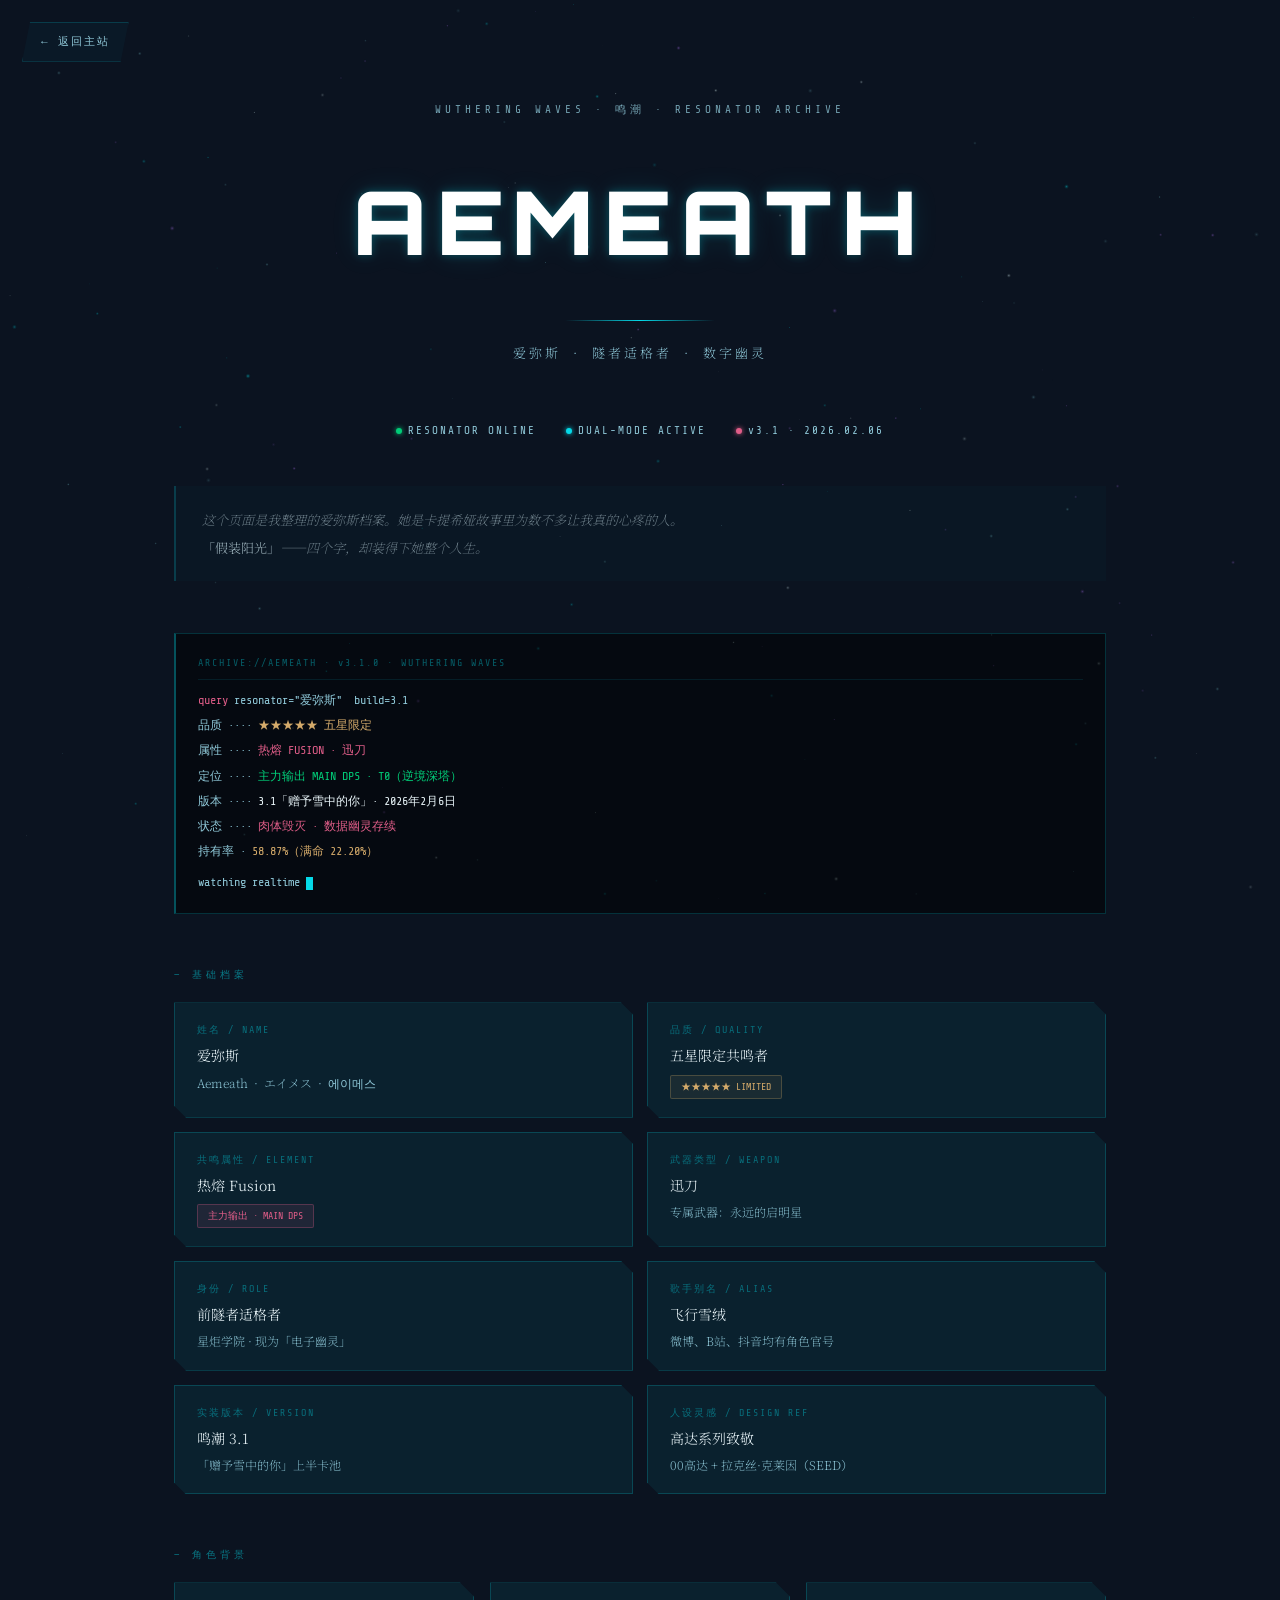
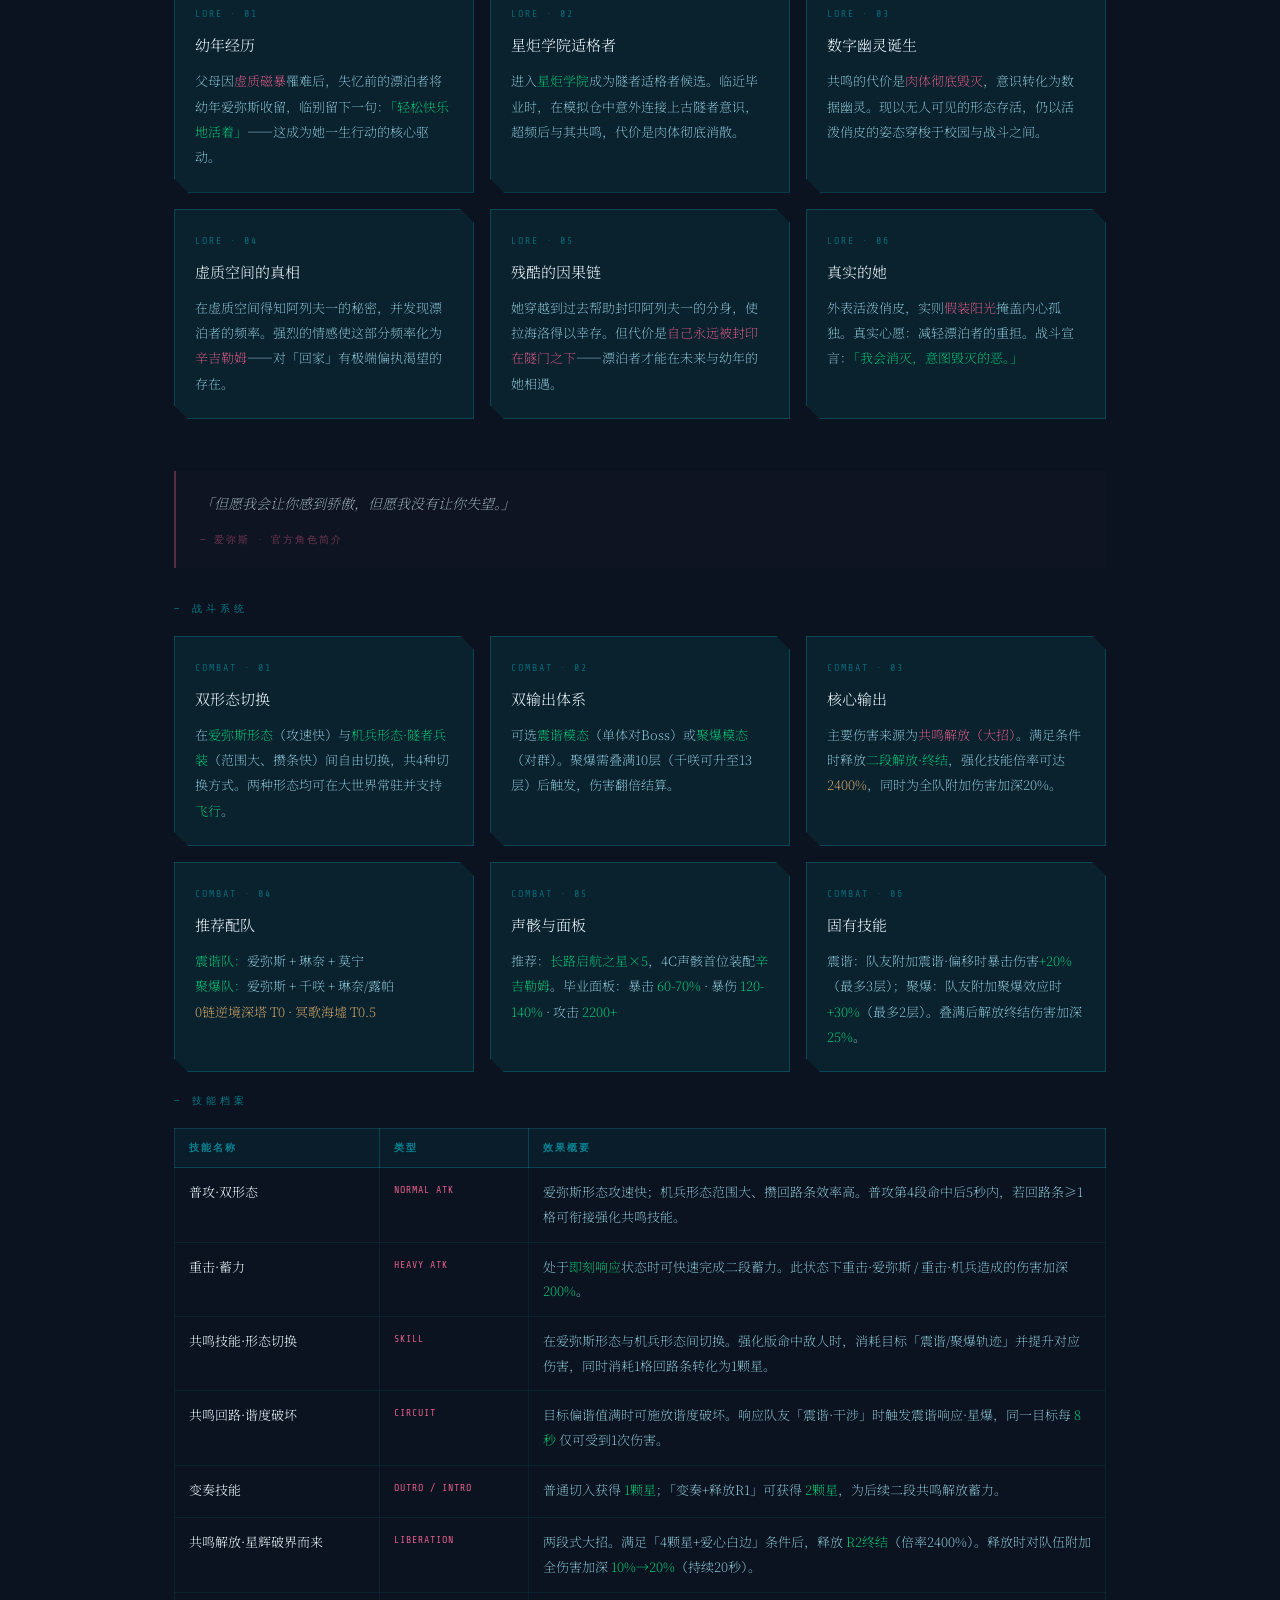
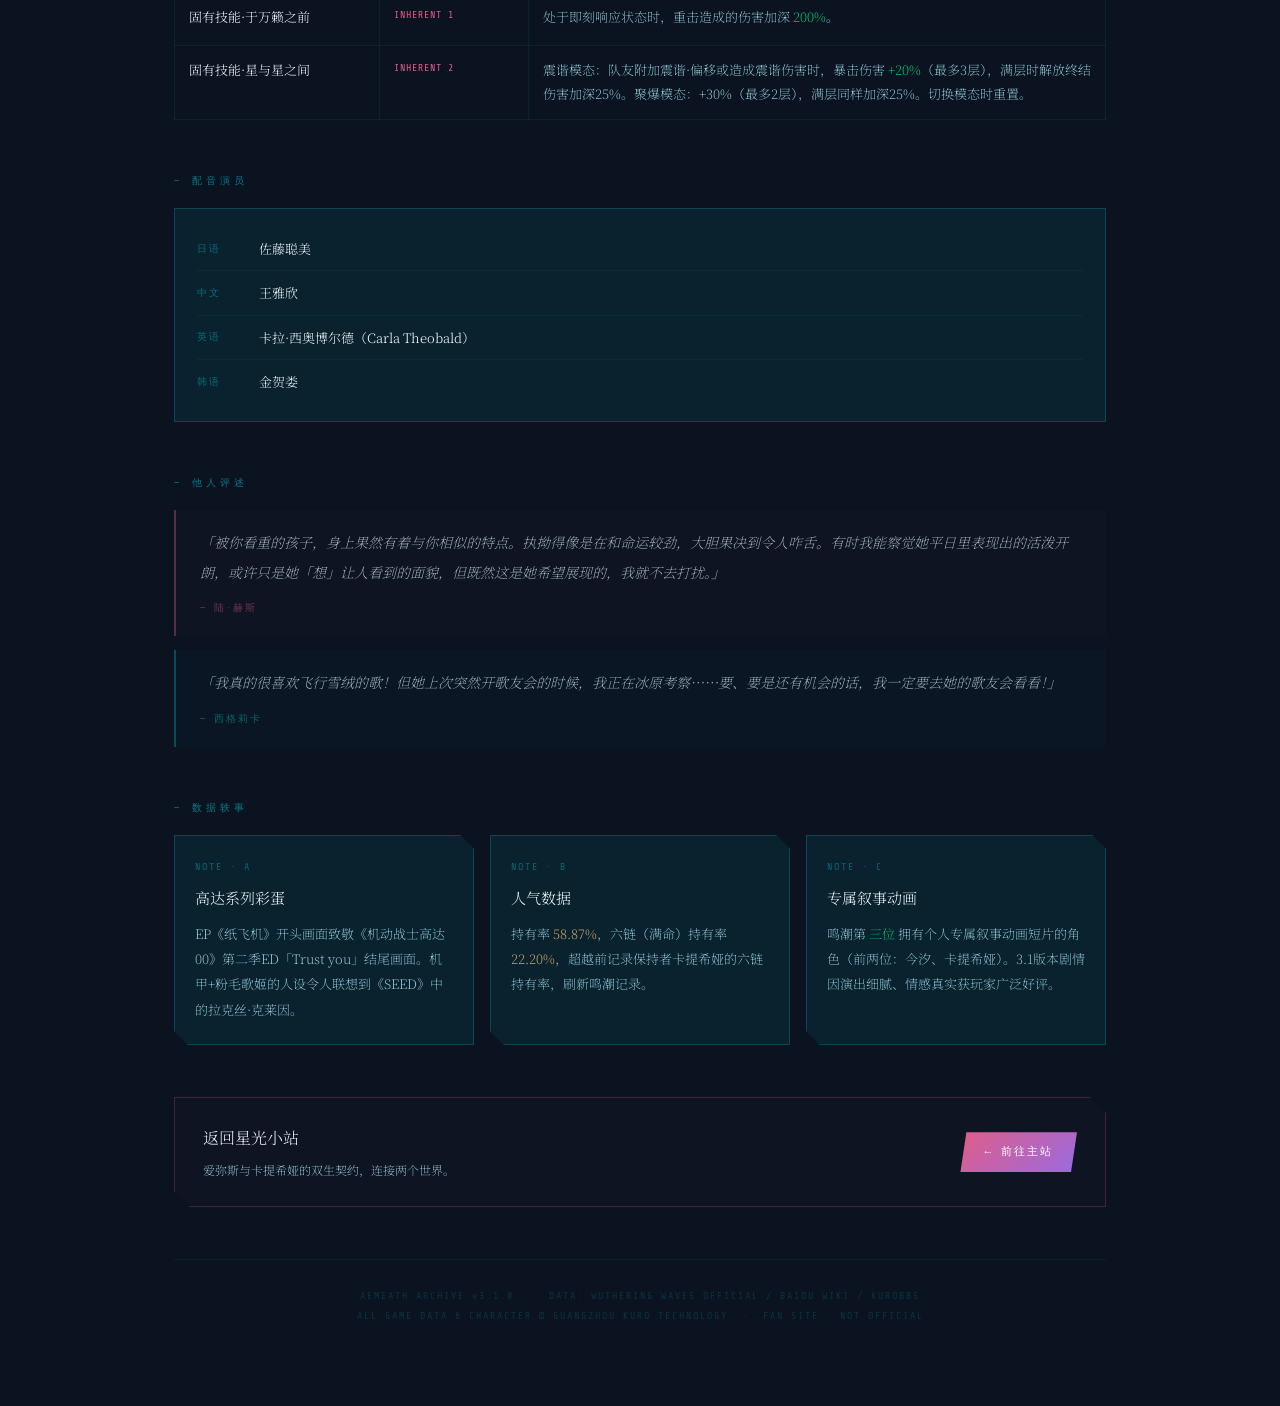
<file: aemeath.html>
<!DOCTYPE html>
<html lang="zh-CN">
<head>
<meta charset="UTF-8">
<meta name="viewport" content="width=device-width, initial-scale=1.0">
<title>AEMEATH | 爱弥斯档案</title>
<link href="https://fonts.googleapis.com/css2?family=Orbitron:wght@400;700;900&family=Noto+Serif+SC:wght@200;300;400&family=Share+Tech+Mono&display=swap" rel="stylesheet">
<style>
*,*::before,*::after{box-sizing:border-box;margin:0;padding:0}
html,body{width:100%;min-height:100vh;overflow-x:hidden}
:root{
  --c:#05d9e8;--pk:#e05d88;--pu:#9a6be0;--gold:#d4aa6a;
  --bg:#0b1320;--panel:rgba(5,217,232,.07);--bdr:rgba(5,217,232,.2);
  --star:#ddeef6;--dim:#8fc8d8
}
body{background:var(--bg);color:var(--star);font-family:'Noto Serif SC',serif;font-size:15px;line-height:1.8}
canvas#ae{position:fixed;inset:0;z-index:0;pointer-events:none}

.back{position:fixed;top:22px;left:22px;z-index:100;font-family:'Share Tech Mono',monospace;font-size:11px;letter-spacing:2px;text-decoration:none;color:var(--dim);border:1px solid rgba(5,217,232,.18);padding:9px 18px;clip-path:polygon(8px 0%,100% 0%,calc(100% - 8px) 100%,0% 100%);background:rgba(5,217,232,.03);transition:all .25s}
.back:hover{background:rgba(5,217,232,.1);color:var(--c)}

.wrap{position:relative;z-index:2;max-width:980px;margin:0 auto;padding:100px 24px 80px}

/* ── HERO ── */
.hero{text-align:center;margin-bottom:56px}
.hero-eye{font-family:'Share Tech Mono',monospace;font-size:11px;letter-spacing:4px;color:var(--dim);text-transform:uppercase;margin-bottom:22px;opacity:.8}
.hero-title{font-family:'Orbitron',monospace;font-size:clamp(48px,10vw,88px);font-weight:900;letter-spacing:10px;color:#fff;text-shadow:0 0 10px rgba(5,217,232,.3),0 0 28px rgba(5,217,232,.12);position:relative;display:inline-block}
.hero-title::before{content:attr(data-t);position:absolute;top:0;left:0;right:0;overflow:hidden;pointer-events:none;color:var(--pk);clip-path:polygon(0 0,100% 0,100% 38%,0 38%);animation:g1 7s infinite;opacity:0}
@keyframes g1{0%,82%,100%{transform:translate(0);opacity:0}84%{transform:translate(-3px,-1px);opacity:.65}87%{transform:translate(2px);opacity:.65}90%{opacity:0}}
.hero-line{width:150px;height:1px;background:linear-gradient(90deg,transparent,var(--c),transparent);margin:20px auto}
.hero-sub{font-family:'Noto Serif SC',serif;font-size:13px;letter-spacing:3px;color:var(--dim);font-weight:200}

/* ── 个人注记 ── */
.fan-note{margin-bottom:52px;padding:20px 26px;border-left:2px solid rgba(5,217,232,.2);background:rgba(5,217,232,.02);font-size:13px;color:rgba(205,232,240,.5);font-style:italic;line-height:2.1;font-weight:200}
.fan-note strong{font-style:normal;color:rgba(205,232,240,.72);font-weight:300}

/* ── STATUS ── */
.status{display:flex;justify-content:center;gap:30px;flex-wrap:wrap;margin-bottom:46px;font-family:'Share Tech Mono',monospace;font-size:11px;letter-spacing:2px;color:var(--dim)}
.dot{display:inline-block;width:6px;height:6px;border-radius:50%;margin-right:6px;animation:pulse 2.2s ease-in-out infinite}
.dg{background:#00cc77;box-shadow:0 0 5px #00cc77}
.dc{background:var(--c);box-shadow:0 0 5px var(--c);animation-delay:.5s}
.dp{background:var(--pk);box-shadow:0 0 5px var(--pk);animation-delay:1s}
@keyframes pulse{0%,100%{opacity:1;transform:scale(1)}50%{opacity:.3;transform:scale(.6)}}

/* ── TERMINAL ── */
.term{background:rgba(0,0,0,.48);border:1px solid var(--bdr);border-left:2px solid rgba(5,217,232,.35);padding:18px 22px;font-family:'Share Tech Mono',monospace;font-size:12px;line-height:2.1;margin-bottom:52px}
.term-hd{font-size:10px;letter-spacing:2px;color:rgba(5,217,232,.4);margin-bottom:8px;border-bottom:1px solid rgba(5,217,232,.1);padding-bottom:6px}
.tp{color:var(--pk)}.tg{color:#00cc77}.td{color:var(--dim)}.tgold{color:var(--gold)}
.cur{display:inline-block;width:7px;height:13px;background:var(--c);vertical-align:middle;animation:blink 1s step-end infinite}
@keyframes blink{0%,100%{opacity:1}50%{opacity:0}}

/* ── SECTION TITLE ── */
.sec-title{font-family:'Share Tech Mono',monospace;font-size:10px;letter-spacing:4px;color:rgba(5,217,232,.5);text-transform:uppercase;margin-bottom:18px}
.sec-title::before{content:'— '}

/* ── ID CARD ── */
.id-card{display:grid;grid-template-columns:1fr 1fr;gap:14px;margin-bottom:52px}
@media(max-width:580px){.id-card{grid-template-columns:1fr}}
.id-block{background:var(--panel);border:1px solid var(--bdr);padding:18px 22px;clip-path:polygon(0 0,calc(100% - 12px) 0,100% 12px,100% 100%,12px 100%,0 calc(100% - 12px))}
.id-label{font-family:'Share Tech Mono',monospace;font-size:10px;letter-spacing:2px;color:rgba(5,217,232,.42);margin-bottom:4px;text-transform:uppercase}
.id-value{font-size:14px;color:#e8f4f8;font-weight:300;font-family:'Noto Serif SC',serif}
.id-sub{font-size:12px;color:var(--dim);margin-top:3px;font-family:'Noto Serif SC',serif;font-weight:200}
.badge{display:inline-block;padding:2px 10px;font-family:'Share Tech Mono',monospace;font-size:10px;border-radius:2px;margin-top:6px}
.badge-hot{background:rgba(224,93,136,.1);border:1px solid rgba(224,93,136,.28);color:var(--pk)}
.badge-star{background:rgba(212,170,106,.08);border:1px solid rgba(212,170,106,.25);color:var(--gold)}
.badge-green{background:rgba(0,204,119,.07);border:1px solid rgba(0,204,119,.22);color:#00cc77}

/* ── PANELS GRID ── */
.grid{display:grid;grid-template-columns:repeat(auto-fit,minmax(260px,1fr));gap:16px;margin-bottom:52px}
.panel{background:var(--panel);border:1px solid var(--bdr);padding:22px 20px;position:relative;transition:border-color .3s,box-shadow .3s,transform .3s;clip-path:polygon(0 0,calc(100% - 14px) 0,100% 14px,100% 100%,14px 100%,0 calc(100% - 14px))}
.panel:hover{border-color:rgba(5,217,232,.3);box-shadow:0 0 20px rgba(5,217,232,.08);transform:translateY(-4px)}
.pno{font-family:'Share Tech Mono',monospace;font-size:10px;letter-spacing:2px;color:rgba(5,217,232,.38);margin-bottom:8px}
.pname{font-family:'Noto Serif SC',serif;font-size:15px;font-weight:300;color:#e8f4f8;margin-bottom:10px}
.pdesc{font-size:13px;color:var(--dim);line-height:1.95;font-family:'Noto Serif SC',serif;font-weight:200}
.pval{color:#00cc77}.ppink{color:var(--pk)}.pgold{color:var(--gold)}

/* ── SKILL TABLE ── */
.skill-table{width:100%;border-collapse:collapse;margin-bottom:52px;font-size:13px}
.skill-table th{background:rgba(5,217,232,.05);border:1px solid var(--bdr);padding:10px 14px;font-family:'Share Tech Mono',monospace;font-size:10px;letter-spacing:2px;color:rgba(5,217,232,.55);text-align:left;text-transform:uppercase}
.skill-table td{border:1px solid rgba(5,217,232,.07);padding:12px 14px;color:var(--dim);vertical-align:top;line-height:1.9;font-family:'Noto Serif SC',serif;font-weight:200}
.skill-table tr:hover td{background:rgba(5,217,232,.02)}
.skill-name{color:#e8f4f8;font-weight:300;font-size:13px;margin-bottom:3px;font-family:'Noto Serif SC',serif}
.skill-type{font-family:'Share Tech Mono',monospace;font-size:10px;color:var(--pk);letter-spacing:1px}

/* ── QUOTE ── */
.quote-box{border-left:2px solid rgba(224,93,136,.35);padding:18px 24px;background:rgba(224,93,136,.02);margin-bottom:32px;color:rgba(205,232,240,.75);font-size:14px;line-height:2.1;font-family:'Noto Serif SC',serif;font-weight:200;font-style:italic}
.quote-box .q-attr{margin-top:10px;font-style:normal;font-family:'Share Tech Mono',monospace;font-size:10px;letter-spacing:2px;color:rgba(224,93,136,.45)}
.quote-box.cyan{border-left-color:rgba(5,217,232,.28);background:rgba(5,217,232,.015)}
.quote-box.cyan .q-attr{color:rgba(5,217,232,.4)}

/* ── CV ── */
.cv-box{background:var(--panel);border:1px solid var(--bdr);padding:18px 22px;margin-bottom:52px}
.cv-row{display:flex;gap:14px;align-items:center;padding:10px 0;border-bottom:1px solid rgba(5,217,232,.06);font-size:13px}
.cv-row:last-child{border:none}
.cv-lang{font-family:'Share Tech Mono',monospace;font-size:10px;letter-spacing:2px;color:rgba(5,217,232,.42);width:48px;flex-shrink:0}
.cv-actor{color:#e8f4f8;font-family:'Noto Serif SC',serif;font-weight:300}

/* ── LINK BLOCK ── */
.lnk{border:1px solid rgba(224,93,136,.22);background:rgba(224,93,136,.02);padding:26px 28px;display:flex;align-items:center;justify-content:space-between;gap:20px;flex-wrap:wrap;margin-bottom:52px;clip-path:polygon(0 0,calc(100% - 16px) 0,100% 16px,100% 100%,16px 100%,0 calc(100% - 16px))}
.lnk h3{font-family:'Noto Serif SC',serif;font-size:16px;font-weight:300;color:#e8f4f8;margin-bottom:6px}
.lnk p{font-size:12px;color:var(--dim);font-family:'Noto Serif SC',serif;font-weight:200}
.lnk-btn{display:inline-block;padding:10px 24px;background:linear-gradient(135deg,var(--pk),var(--pu));color:#fff;font-family:'Share Tech Mono',monospace;font-size:11px;letter-spacing:2px;text-decoration:none;text-transform:uppercase;clip-path:polygon(6px 0%,100% 0%,calc(100% - 6px) 100%,0% 100%);transition:opacity .25s;white-space:nowrap}
.lnk-btn:hover{opacity:.8}

/* ── FOOTER ── */
.footer{text-align:center;font-family:'Share Tech Mono',monospace;font-size:10px;letter-spacing:2px;color:rgba(5,217,232,.16);border-top:1px solid rgba(5,217,232,.07);padding-top:26px;line-height:2}

@media(max-width:600px){.back{font-size:10px;padding:7px 13px}.status{gap:12px}.lnk{flex-direction:column}.skill-table{font-size:11px}}
</style>
</head>
<body>
<canvas id="ae"></canvas>
<a href="index.html" class="back">← 返回主站</a>

<div class="wrap">

  <!-- HERO -->
  <div class="hero">
    <p class="hero-eye">Wuthering Waves · 鸣潮 · Resonator Archive</p>
    <h1 class="hero-title" data-t="AEMEATH">AEMEATH</h1>
    <div class="hero-line"></div>
    <p class="hero-sub">爱弥斯 &nbsp;·&nbsp; 隧者适格者 &nbsp;·&nbsp; 数字幽灵</p>
  </div>

  <!-- STATUS -->
  <div class="status">
    <span><span class="dot dg"></span>RESONATOR ONLINE</span>
    <span><span class="dot dc"></span>DUAL-MODE ACTIVE</span>
    <span><span class="dot dp"></span>v3.1 · 2026.02.06</span>
  </div>

  <!-- FAN NOTE -->
  <div class="fan-note">
    这个页面是我整理的爱弥斯档案。她是卡提希娅故事里为数不多让我真的心疼的人。<br>
    <strong>「假装阳光」</strong>——四个字，却装得下她整个人生。
  </div>

  <!-- TERMINAL -->
  <div class="term">
    <div class="term-hd">ARCHIVE://AEMEATH · v3.1.0 · WUTHERING WAVES</div>
    <div><span class="tp">query </span><span class="td">resonator="爱弥斯" &nbsp;build=3.1</span></div>
    <div><span class="td">品质 ···· </span><span class="tgold">★★★★★ 五星限定</span></div>
    <div><span class="td">属性 ···· </span><span class="tp">热熔 FUSION · 迅刀</span></div>
    <div><span class="td">定位 ···· </span><span class="tg">主力输出 MAIN DPS · T0（逆境深塔）</span></div>
    <div><span class="td">版本 ···· </span><span style="color:#e8f4f8">3.1「赠予雪中的你」· 2026年2月6日</span></div>
    <div><span class="td">状态 ···· </span><span class="tp">肉体毁灭 · 数据幽灵存续</span></div>
    <div><span class="td">持有率 · </span><span class="tgold">58.87%（满命 22.20%）</span></div>
    <div style="margin-top:6px"><span class="td">watching realtime </span><span class="cur"></span></div>
  </div>

  <!-- IDENTITY -->
  <p class="sec-title">基础档案</p>
  <div class="id-card">
    <div class="id-block">
      <div class="id-label">姓名 / NAME</div>
      <div class="id-value">爱弥斯</div>
      <div class="id-sub">Aemeath &nbsp;·&nbsp; エイメス &nbsp;·&nbsp; 에이메스</div>
    </div>
    <div class="id-block">
      <div class="id-label">品质 / QUALITY</div>
      <div class="id-value">五星限定共鸣者</div>
      <div><span class="badge badge-star">★★★★★ LIMITED</span></div>
    </div>
    <div class="id-block">
      <div class="id-label">共鸣属性 / ELEMENT</div>
      <div class="id-value">热熔 Fusion</div>
      <div><span class="badge badge-hot">主力输出 · MAIN DPS</span></div>
    </div>
    <div class="id-block">
      <div class="id-label">武器类型 / WEAPON</div>
      <div class="id-value">迅刀</div>
      <div class="id-sub">专属武器：永远的启明星</div>
    </div>
    <div class="id-block">
      <div class="id-label">身份 / ROLE</div>
      <div class="id-value">前隧者适格者</div>
      <div class="id-sub">星炬学院 · 现为「电子幽灵」</div>
    </div>
    <div class="id-block">
      <div class="id-label">歌手别名 / ALIAS</div>
      <div class="id-value">飞行雪绒</div>
      <div class="id-sub">微博、B站、抖音均有角色官号</div>
    </div>
    <div class="id-block">
      <div class="id-label">实装版本 / VERSION</div>
      <div class="id-value">鸣潮 3.1</div>
      <div class="id-sub">「赠予雪中的你」上半卡池</div>
    </div>
    <div class="id-block">
      <div class="id-label">人设灵感 / DESIGN REF</div>
      <div class="id-value">高达系列致敬</div>
      <div class="id-sub">00高达 + 拉克丝·克莱因（SEED）</div>
    </div>
  </div>

  <!-- LORE -->
  <p class="sec-title">角色背景</p>
  <div class="grid">
    <div class="panel">
      <div class="pno">LORE · 01</div>
      <div class="pname">幼年经历</div>
      <div class="pdesc">父母因<span class="ppink">虚质磁暴</span>罹难后，失忆前的漂泊者将幼年爱弥斯收留，临别留下一句：<span class="pval">「轻松快乐地活着」</span>——这成为她一生行动的核心驱动。</div>
    </div>
    <div class="panel">
      <div class="pno">LORE · 02</div>
      <div class="pname">星炬学院适格者</div>
      <div class="pdesc">进入<span class="pval">星炬学院</span>成为隧者适格者候选。临近毕业时，在模拟仓中意外连接上古隧者意识，超频后与其共鸣，代价是肉体彻底消散。</div>
    </div>
    <div class="panel">
      <div class="pno">LORE · 03</div>
      <div class="pname">数字幽灵诞生</div>
      <div class="pdesc">共鸣的代价是<span class="ppink">肉体彻底毁灭</span>，意识转化为数据幽灵。现以无人可见的形态存活，仍以活泼俏皮的姿态穿梭于校园与战斗之间。</div>
    </div>
    <div class="panel">
      <div class="pno">LORE · 04</div>
      <div class="pname">虚质空间的真相</div>
      <div class="pdesc">在虚质空间得知阿列夫一的秘密，并发现漂泊者的频率。强烈的情感使这部分频率化为<span class="ppink">辛吉勒姆</span>——对「回家」有极端偏执渴望的存在。</div>
    </div>
    <div class="panel">
      <div class="pno">LORE · 05</div>
      <div class="pname">残酷的因果链</div>
      <div class="pdesc">她穿越到过去帮助封印阿列夫一的分身，使拉海洛得以幸存。但代价是<span class="ppink">自己永远被封印在隧门之下</span>——漂泊者才能在未来与幼年的她相遇。</div>
    </div>
    <div class="panel">
      <div class="pno">LORE · 06</div>
      <div class="pname">真实的她</div>
      <div class="pdesc">外表活泼俏皮，实则<span class="ppink">假装阳光</span>掩盖内心孤独。真实心愿：减轻漂泊者的重担。战斗宣言：<span class="pval">「我会消灭，意图毁灭的恶。」</span></div>
    </div>
  </div>

  <!-- OFFICIAL QUOTE -->
  <div class="quote-box">
    「但愿我会让你感到骄傲，但愿我没有让你失望。」
    <div class="q-attr">— 爱弥斯 · 官方角色简介</div>
  </div>

  <!-- COMBAT -->
  <p class="sec-title">战斗系统</p>
  <div class="grid" style="margin-bottom:20px">
    <div class="panel">
      <div class="pno">COMBAT · 01</div>
      <div class="pname">双形态切换</div>
      <div class="pdesc">在<span class="pval">爱弥斯形态</span>（攻速快）与<span class="pval">机兵形态·隧者兵装</span>（范围大、攒条快）间自由切换，共4种切换方式。两种形态均可在大世界常驻并支持<span class="pval">飞行</span>。</div>
    </div>
    <div class="panel">
      <div class="pno">COMBAT · 02</div>
      <div class="pname">双输出体系</div>
      <div class="pdesc">可选<span class="pval">震谐模态</span>（单体对Boss）或<span class="pval">聚爆模态</span>（对群）。聚爆需叠满10层（千咲可升至13层）后触发，伤害翻倍结算。</div>
    </div>
    <div class="panel">
      <div class="pno">COMBAT · 03</div>
      <div class="pname">核心输出</div>
      <div class="pdesc">主要伤害来源为<span class="ppink">共鸣解放（大招）</span>。满足条件时释放<span class="pval">二段解放·终结</span>，强化技能倍率可达 <span class="pgold">2400%</span>，同时为全队附加伤害加深20%。</div>
    </div>
    <div class="panel">
      <div class="pno">COMBAT · 04</div>
      <div class="pname">推荐配队</div>
      <div class="pdesc"><span class="pval">震谐队：</span>爱弥斯 + 琳奈 + 莫宁<br><span class="pval">聚爆队：</span>爱弥斯 + 千咲 + 琳奈/露帕<br><span class="pgold">0链逆境深塔 T0 · 冥歌海墟 T0.5</span></div>
    </div>
    <div class="panel">
      <div class="pno">COMBAT · 05</div>
      <div class="pname">声骸与面板</div>
      <div class="pdesc">推荐：<span class="pval">长路启航之星×5</span>，4C声骸首位装配<span class="pval">辛吉勒姆</span>。毕业面板：暴击 <span class="pval">60-70%</span> · 暴伤 <span class="pval">120-140%</span> · 攻击 <span class="pval">2200+</span></div>
    </div>
    <div class="panel">
      <div class="pno">COMBAT · 06</div>
      <div class="pname">固有技能</div>
      <div class="pdesc">震谐：队友附加震谐·偏移时暴击伤害<span class="pval">+20%</span>（最多3层）；聚爆：队友附加聚爆效应时<span class="pval">+30%</span>（最多2层）。叠满后解放终结伤害加深<span class="pval">25%</span>。</div>
    </div>
  </div>

  <!-- SKILL TABLE -->
  <p class="sec-title">技能档案</p>
  <table class="skill-table">
    <thead>
      <tr>
        <th style="width:22%">技能名称</th>
        <th style="width:16%">类型</th>
        <th>效果概要</th>
      </tr>
    </thead>
    <tbody>
      <tr>
        <td><div class="skill-name">普攻·双形态</div></td>
        <td><div class="skill-type">NORMAL ATK</div></td>
        <td>爱弥斯形态攻速快；机兵形态范围大、攒回路条效率高。普攻第4段命中后5秒内，若回路条≥1格可衔接强化共鸣技能。</td>
      </tr>
      <tr>
        <td><div class="skill-name">重击·蓄力</div></td>
        <td><div class="skill-type">HEAVY ATK</div></td>
        <td>处于<span class="pval">即刻响应</span>状态时可快速完成二段蓄力。此状态下重击·爱弥斯 / 重击·机兵造成的伤害加深 <span class="pval">200%</span>。</td>
      </tr>
      <tr>
        <td><div class="skill-name">共鸣技能·形态切换</div></td>
        <td><div class="skill-type">SKILL</div></td>
        <td>在爱弥斯形态与机兵形态间切换。强化版命中敌人时，消耗目标「震谐/聚爆轨迹」并提升对应伤害，同时消耗1格回路条转化为1颗星。</td>
      </tr>
      <tr>
        <td><div class="skill-name">共鸣回路·谐度破坏</div></td>
        <td><div class="skill-type">CIRCUIT</div></td>
        <td>目标偏谐值满时可施放谐度破坏。响应队友「震谐·干涉」时触发震谐响应·星爆，同一目标每 <span class="pval">8秒</span> 仅可受到1次伤害。</td>
      </tr>
      <tr>
        <td><div class="skill-name">变奏技能</div></td>
        <td><div class="skill-type">OUTRO / INTRO</div></td>
        <td>普通切入获得 <span class="pval">1颗星</span>；「变奏+释放R1」可获得 <span class="pval">2颗星</span>，为后续二段共鸣解放蓄力。</td>
      </tr>
      <tr>
        <td><div class="skill-name">共鸣解放·星辉破界而来</div></td>
        <td><div class="skill-type">LIBERATION</div></td>
        <td>两段式大招。满足「4颗星+爱心白边」条件后，释放 <span class="pval">R2终结</span>（倍率2400%）。释放时对队伍附加全伤害加深 <span class="pval">10%→20%</span>（持续20秒）。</td>
      </tr>
      <tr>
        <td><div class="skill-name">固有技能·于万籁之前</div></td>
        <td><div class="skill-type">INHERENT 1</div></td>
        <td>处于即刻响应状态时，重击造成的伤害加深 <span class="pval">200%</span>。</td>
      </tr>
      <tr>
        <td><div class="skill-name">固有技能·星与星之间</div></td>
        <td><div class="skill-type">INHERENT 2</div></td>
        <td>震谐模态：队友附加震谐·偏移或造成震谐伤害时，暴击伤害 <span class="pval">+20%</span>（最多3层），满层时解放终结伤害加深25%。聚爆模态：+30%（最多2层），满层同样加深25%。切换模态时重置。</td>
      </tr>
    </tbody>
  </table>

  <!-- CV -->
  <p class="sec-title">配音演员</p>
  <div class="cv-box">
    <div class="cv-row"><span class="cv-lang">日语</span><span class="cv-actor">佐藤聪美</span></div>
    <div class="cv-row"><span class="cv-lang">中文</span><span class="cv-actor">王雅欣</span></div>
    <div class="cv-row"><span class="cv-lang">英语</span><span class="cv-actor">卡拉·西奥博尔德（Carla Theobald）</span></div>
    <div class="cv-row"><span class="cv-lang">韩语</span><span class="cv-actor">金贺娄</span></div>
  </div>

  <!-- NPC QUOTES -->
  <p class="sec-title">他人评述</p>
  <div style="margin-bottom:52px;display:flex;flex-direction:column;gap:14px">
    <div class="quote-box" style="margin-bottom:0">
      「被你看重的孩子，身上果然有着与你相似的特点。执拗得像是在和命运较劲，大胆果决到令人咋舌。有时我能察觉她平日里表现出的活泼开朗，或许只是她「想」让人看到的面貌，但既然这是她希望展现的，我就不去打扰。」
      <div class="q-attr">— 陆·赫斯</div>
    </div>
    <div class="quote-box cyan" style="margin-bottom:0">
      「我真的很喜欢飞行雪绒的歌！但她上次突然开歌友会的时候，我正在冰原考察……要、要是还有机会的话，我一定要去她的歌友会看看！」
      <div class="q-attr">— 西格莉卡</div>
    </div>
  </div>

  <!-- TRIVIA -->
  <p class="sec-title">数据轶事</p>
  <div class="grid" style="margin-bottom:52px">
    <div class="panel">
      <div class="pno">NOTE · A</div>
      <div class="pname">高达系列彩蛋</div>
      <div class="pdesc" style="margin-top:8px">EP《纸飞机》开头画面致敬《机动战士高达00》第二季ED「Trust you」结尾画面。机甲+粉毛歌姬的人设令人联想到《SEED》中的拉克丝·克莱因。</div>
    </div>
    <div class="panel">
      <div class="pno">NOTE · B</div>
      <div class="pname">人气数据</div>
      <div class="pdesc" style="margin-top:8px">持有率 <span class="pgold">58.87%</span>，六链（满命）持有率 <span class="pgold">22.20%</span>，超越前记录保持者卡提希娅的六链持有率，刷新鸣潮记录。</div>
    </div>
    <div class="panel">
      <div class="pno">NOTE · C</div>
      <div class="pname">专属叙事动画</div>
      <div class="pdesc" style="margin-top:8px">鸣潮第 <span class="pval">三位</span> 拥有个人专属叙事动画短片的角色（前两位：今汐、卡提希娅）。3.1版本剧情因演出细腻、情感真实获玩家广泛好评。</div>
    </div>
  </div>

  <!-- LINK -->
  <div class="lnk">
    <div><h3>返回星光小站</h3><p>爱弥斯与卡提希娅的双生契约，连接两个世界。</p></div>
    <a href="index.html" class="lnk-btn">← 前往主站</a>
  </div>

  <div class="footer">
    AEMEATH ARCHIVE v3.1.0 &nbsp;·&nbsp; DATA: WUTHERING WAVES OFFICIAL / BAIDU WIKI / KUROBBS<br>
    ALL GAME DATA & CHARACTER © GUANGZHOU KURO TECHNOLOGY &nbsp;·&nbsp; FAN SITE · NOT OFFICIAL
  </div>

</div>

<script>
(function(){
  const c=document.getElementById('ae'),ctx=c.getContext('2d');
  let W,H,mx=0,my=0;
  const COLS=['#05d9e8','#6eb8c8','#cde8f0','#9a6be0'];
  function rsz(){W=c.width=innerWidth;H=c.height=innerHeight}
  window.addEventListener('resize',rsz);rsz();
  window.addEventListener('mousemove',e=>{mx=e.clientX;my=e.clientY});
  class Star{
    constructor(){this.reset(true)}
    reset(init){
      this.x=Math.random()*W;
      this.y=init?Math.random()*H:H+10;
      this.r=Math.random()*1.1+.2;
      this.vy=-(0.1+Math.random()*.28);
      this.vx=(Math.random()-.5)*.18;
      this.color=COLS[Math.floor(Math.random()*COLS.length)];
      this.alpha=Math.random()*.38+.15
    }
    tick(){
      this.x+=this.vx;this.y+=this.vy;
      const dx=this.x-mx,dy=this.y-my,d=Math.hypot(dx,dy);
      if(d<75){this.x+=dx/d*1.4;this.y+=dy/d*1.4}
      if(this.y<-10||this.x<-10||this.x>W+10)this.reset(false)
    }
    draw(){
      ctx.save();ctx.globalAlpha=this.alpha;
      const g=ctx.createRadialGradient(this.x,this.y,0,this.x,this.y,this.r*2.5);
      g.addColorStop(0,this.color);g.addColorStop(1,'transparent');
      ctx.beginPath();ctx.fillStyle=g;ctx.arc(this.x,this.y,this.r*2.5,0,Math.PI*2);ctx.fill();
      ctx.restore()
    }
  }
  const N=Math.min(150,Math.floor(innerWidth*innerHeight/5500));
  const stars=Array.from({length:N},()=>new Star());
  (function frame(){ctx.clearRect(0,0,W,H);stars.forEach(s=>{s.tick();s.draw()});requestAnimationFrame(frame)})();
})();
</script>
</body>
</html>
</file>
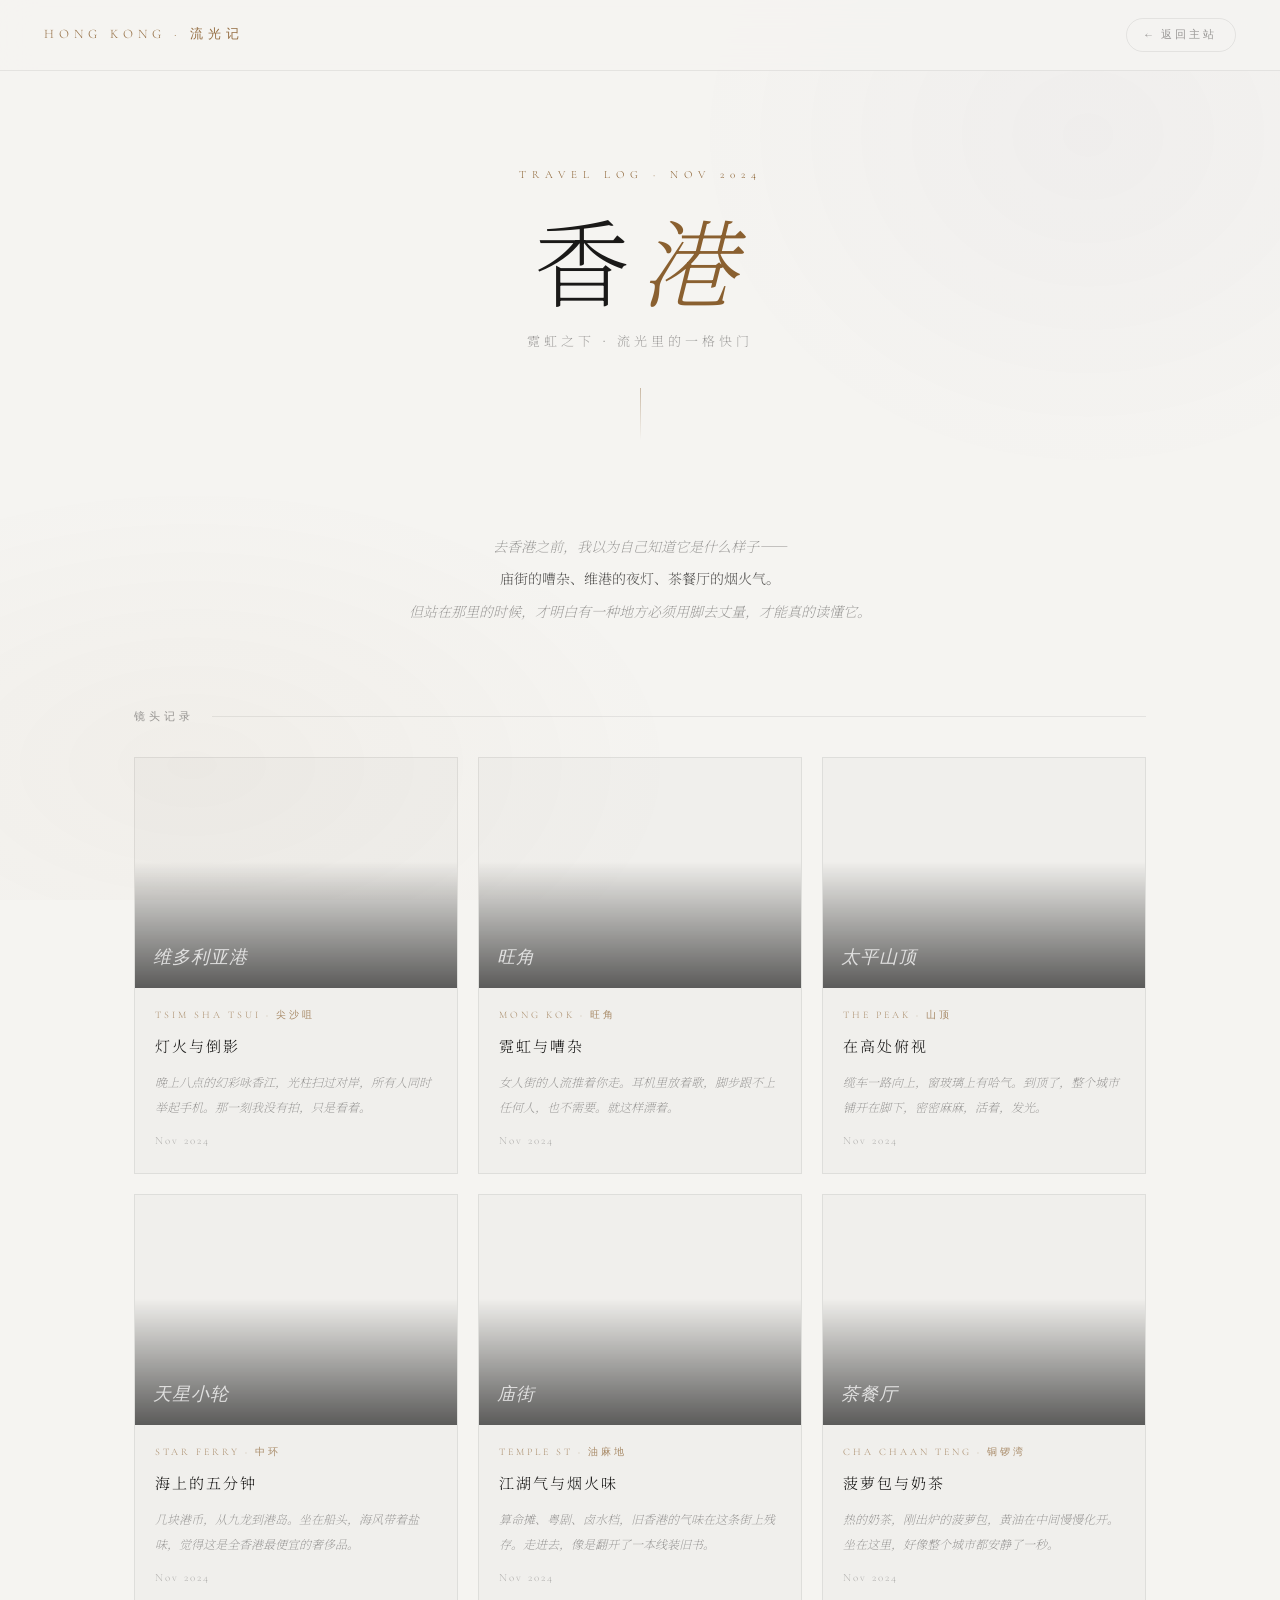
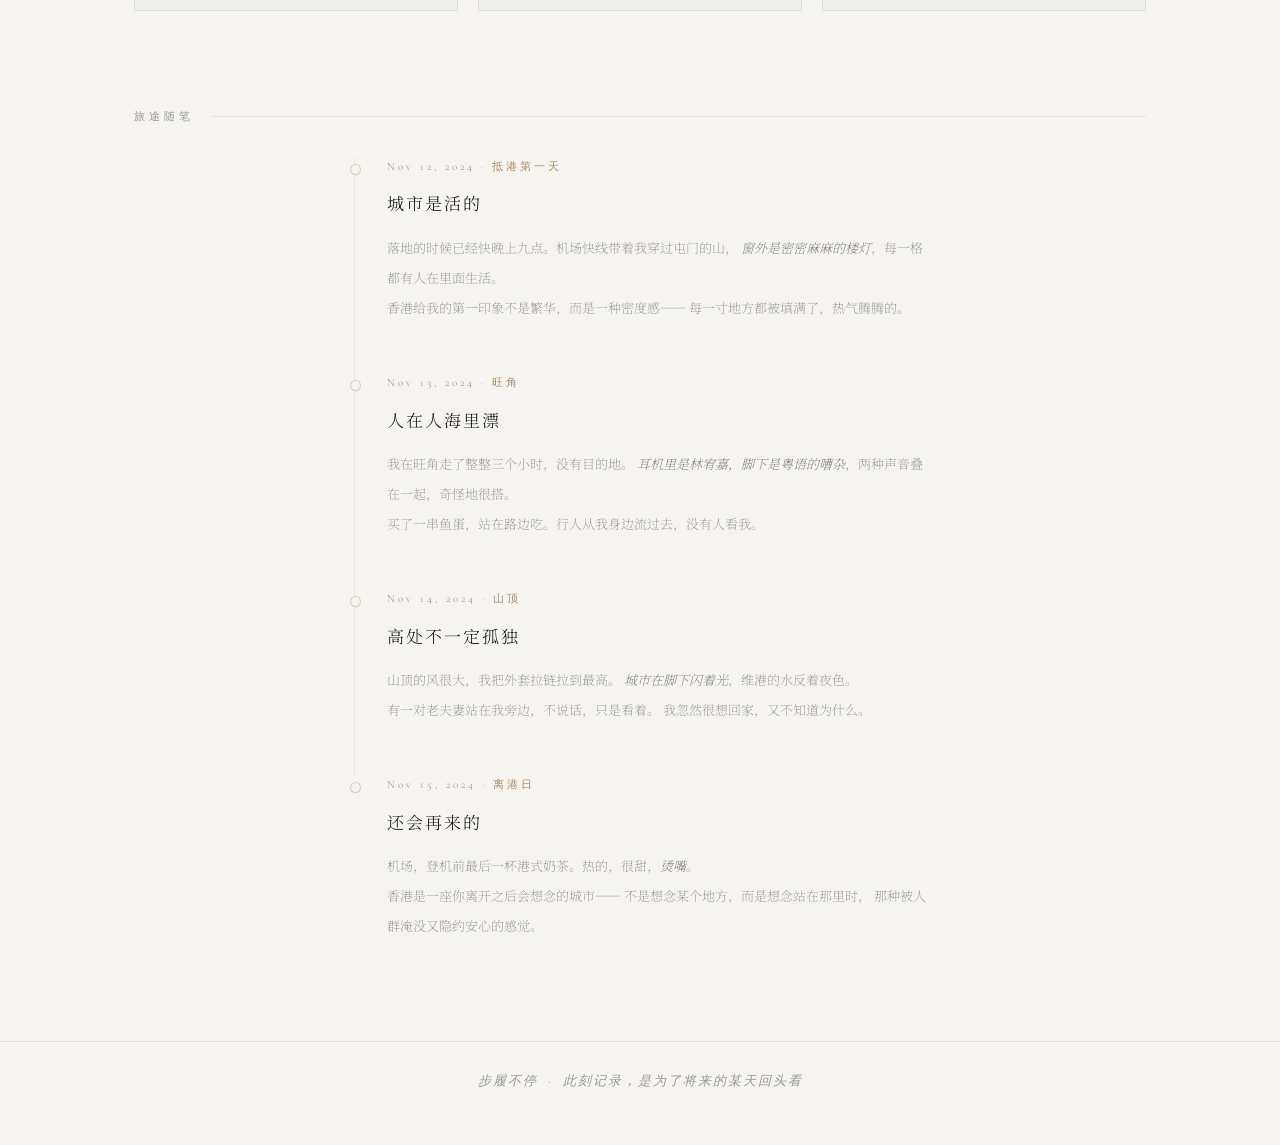
<file: Hong_Kong.html>
<!DOCTYPE html>
<html lang="zh-CN">
<head>
<meta charset="UTF-8">
<meta name="viewport" content="width=device-width, initial-scale=1.0">
<title>香港 · 流光记 | 星光小站</title>
<link rel="icon" href="favicon/13.ico?v=20240626" type="image/x-icon">
<link href="https://fonts.googleapis.com/css2?family=Noto+Serif+SC:wght@200;300;400&family=Cormorant+Garamond:ital,wght@0,300;0,400;1,300&display=swap" rel="stylesheet">
<style>
:root{
  --bg:#f5f4f1;
  --surface:rgba(0,0,0,.02);
  --border:rgba(0,0,0,.07);
  --border-h:rgba(0,0,0,.14);
  --text:#1a1918;
  --text-dim:rgba(26,25,24,.42);
  --accent:#8a6030;
  --accent-soft:rgba(138,96,48,.07);
}

*{box-sizing:border-box;margin:0;padding:0}
html,body{width:100%;min-height:100vh;overflow-x:hidden}

body{
  background:var(--bg);
  color:var(--text);
  font-family:'Noto Serif SC',serif;
  font-weight:200;
  line-height:1.8;
}

/* ── ambient glow ── */
body::before{
  content:'';position:fixed;inset:0;z-index:0;pointer-events:none;
  background:
    radial-gradient(ellipse 55% 45% at 15% 85%,rgba(138,96,48,.04) 0%,transparent 70%),
    radial-gradient(ellipse 45% 55% at 85% 15%,rgba(80,60,120,.03) 0%,transparent 70%);
}

/* ── NAV ── */
.nav{
  position:fixed;top:0;left:0;right:0;z-index:100;
  display:flex;justify-content:space-between;align-items:center;
  padding:18px 44px;
  background:rgba(245,244,241,.92);
  backdrop-filter:blur(16px);
  border-bottom:1px solid var(--border);
}
.nav-logo{
  font-family:'Cormorant Garamond',serif;
  font-size:13px;letter-spacing:5px;color:var(--accent);text-transform:uppercase;opacity:.9;
}
.nav-back{
  text-decoration:none;color:var(--text-dim);
  font-size:11px;letter-spacing:3px;font-family:'Cormorant Garamond',serif;
  border:1px solid var(--border);padding:6px 18px;border-radius:20px;
  transition:all .3s;
}
.nav-back:hover{border-color:rgba(200,168,120,.3);color:var(--accent);background:var(--accent-soft)}

/* ── HERO ── */
.hero{
  position:relative;z-index:2;
  padding:165px 44px 90px;
  text-align:center;
}
.hero-label{
  font-family:'Cormorant Garamond',serif;
  font-size:11px;letter-spacing:6px;color:var(--accent);text-transform:uppercase;
  opacity:.75;margin-bottom:26px;
  animation:fadeUp 1s ease both;
}
.hero-title{
  font-size:clamp(52px,10vw,96px);
  font-weight:200;letter-spacing:.1em;
  color:var(--text);line-height:1;
  animation:fadeUp 1s .1s ease both;
}
.hero-title em{font-style:italic;color:var(--accent)}
.hero-sub{
  margin-top:22px;font-size:13px;
  color:var(--text-dim);letter-spacing:4px;font-weight:200;
  animation:fadeUp 1s .2s ease both;
}
.hero-line{
  width:1px;height:52px;
  background:linear-gradient(to bottom,var(--accent),transparent);
  margin:36px auto 0;opacity:.4;
}

/* ── INTRO ── */
.intro{
  position:relative;z-index:2;
  max-width:600px;margin:0 auto;padding:0 44px 80px;
  text-align:center;
}
.intro p{
  font-size:14px;line-height:2.3;color:var(--text-dim);
  font-style:italic;font-weight:200;
}
.intro strong{font-style:normal;font-weight:300;color:rgba(26,25,24,.72)}

/* ── SECTION LABEL ── */
.sec-label{
  position:relative;z-index:2;
  max-width:1100px;margin:0 auto;padding:0 44px 30px;
  display:flex;align-items:center;gap:18px;
}
.sec-label span{
  font-family:'Cormorant Garamond',serif;
  font-size:11px;letter-spacing:4px;color:var(--text-dim);
  text-transform:uppercase;white-space:nowrap;
}
.sec-label::after{content:'';flex:1;height:1px;background:var(--border)}

/* ── PHOTO GRID ── */
.photo-grid{
  position:relative;z-index:2;
  max-width:1100px;margin:0 auto;
  display:grid;
  grid-template-columns:repeat(auto-fill,minmax(300px,1fr));
  gap:20px;padding:0 44px 88px;
}

.photo-card{
  background:var(--surface);
  border:1px solid var(--border);
  overflow:hidden;
  transition:border-color .4s,transform .4s,box-shadow .4s;
  cursor:default;
}
.photo-card:hover{
  border-color:var(--border-h);
  transform:translateY(-5px);
  box-shadow:0 20px 52px rgba(0,0,0,.12);
}

.card-img{
  position:relative;height:230px;overflow:hidden;
}
.card-img-bg{
  position:absolute;inset:0;
  transition:filter .5s,transform .5s;
  background-size:cover;background-position:center;
}
.photo-card:hover .card-img-bg{
  filter:brightness(.8) saturate(.9);
  transform:scale(1.04);
}
.card-img-overlay{
  position:absolute;inset:0;
  background:linear-gradient(180deg,transparent 45%,rgba(0,0,0,.62) 100%);
  z-index:1;
}
.card-img-label{
  position:absolute;bottom:14px;left:18px;z-index:2;
  font-family:'Cormorant Garamond',serif;font-style:italic;
  font-size:18px;color:rgba(255,255,255,.75);letter-spacing:1px;
}

.card-body{padding:18px 20px 22px}
.card-location{
  font-family:'Cormorant Garamond',serif;
  font-size:10px;letter-spacing:3px;color:var(--accent);
  text-transform:uppercase;margin-bottom:8px;opacity:.7;
}
.card-title{
  font-size:15px;font-weight:300;color:var(--text);
  letter-spacing:2px;margin-bottom:10px;
}
.card-desc{
  font-size:12px;color:var(--text-dim);
  line-height:2.1;font-weight:200;font-style:italic;
}
.card-date{
  margin-top:12px;font-family:'Cormorant Garamond',serif;
  font-size:11px;color:var(--text-dim);letter-spacing:2px;opacity:.7;
}

/* ── DIARY SECTION ── */
.diary{
  position:relative;z-index:2;
  max-width:660px;margin:0 auto;padding:0 44px 100px;
}
.diary-entry{
  border-left:1px solid rgba(200,168,120,.2);
  padding:0 0 50px 32px;
  position:relative;
}
.diary-entry::before{
  content:'';position:absolute;left:-5px;top:7px;
  width:9px;height:9px;border-radius:50%;
  background:var(--bg);border:1px solid rgba(200,168,120,.5);
}
.diary-entry:last-child{padding-bottom:0;border-left-color:transparent}
.diary-date{
  font-family:'Cormorant Garamond',serif;
  font-size:11px;letter-spacing:3px;color:var(--accent);
  margin-bottom:12px;opacity:.7;
}
.diary-title{
  font-size:17px;font-weight:300;color:var(--text);
  letter-spacing:2px;margin-bottom:14px;
}
.diary-text{
  font-size:13px;color:var(--text-dim);line-height:2.3;font-weight:200;
}
.diary-text em{color:rgba(26,25,24,.55);font-style:italic}

/* ── FOOTER ── */
.footer{
  position:relative;z-index:2;
  text-align:center;padding:28px 44px 52px;
  border-top:1px solid var(--border);
}
.footer-text{
  font-family:'Cormorant Garamond',serif;font-style:italic;
  font-size:13px;color:var(--text-dim);letter-spacing:2px;
}

/* ── ANIMATIONS ── */
@keyframes fadeUp{
  from{opacity:0;transform:translateY(22px)}
  to{opacity:1;transform:translateY(0)}
}

@media(max-width:768px){
  .nav{padding:14px 22px}
  .hero{padding:130px 22px 70px}
  .photo-grid,.sec-label,.diary,.intro{padding-left:22px;padding-right:22px}
}
</style>
</head>
<body>

<!-- NAV -->
<nav class="nav">
  <div class="nav-logo">Hong Kong · 流光记</div>
  <a href="index.html" class="nav-back">← 返回主站</a>
</nav>

<!-- HERO -->
<header class="hero">
  <div class="hero-label">Travel Log · Nov 2024</div>
  <h1 class="hero-title">香<em>港</em></h1>
  <p class="hero-sub">霓虹之下 · 流光里的一格快门</p>
  <div class="hero-line"></div>
</header>

<!-- INTRO -->
<div class="intro">
  <p>
    去香港之前，我以为自己知道它是什么样子——<br>
    <strong>庙街的嘈杂、维港的夜灯、茶餐厅的烟火气。</strong><br>
    但站在那里的时候，才明白有一种地方必须用脚去丈量，才能真的读懂它。
  </p>
</div>

<!-- PHOTO SECTION -->
<div class="sec-label"><span>镜头记录</span></div>

<div class="photo-grid">

  <div class="photo-card">
    <div class="card-img">
      <div class="card-img-bg" style="
        background-image:url('https://images.unsplash.com/photo-1617154219393-1a84be367f57?w=800&q=85&auto=format&fit=crop');
        background-size:cover;background-position:center;
        filter:brightness(.88) saturate(.92);
      "></div>
      <div class="card-img-overlay"></div>
      <div class="card-img-label">维多利亚港</div>
    </div>
    <div class="card-body">
      <div class="card-location">Tsim Sha Tsui · 尖沙咀</div>
      <div class="card-title">灯火与倒影</div>
      <div class="card-desc">晚上八点的幻彩咏香江，光柱扫过对岸，所有人同时举起手机。那一刻我没有拍，只是看着。</div>
      <div class="card-date">Nov 2024</div>
    </div>
  </div>

  <div class="photo-card">
    <div class="card-img">
      <div class="card-img-bg" style="
        background-image:url('https://images.unsplash.com/photo-1573529034998-1d2e6eb2adf4?w=800&q=85&auto=format&fit=crop');
        background-size:cover;background-position:center;
        filter:brightness(.88) saturate(.92);
      "></div>
      <div class="card-img-overlay"></div>
      <div class="card-img-label">旺角</div>
    </div>
    <div class="card-body">
      <div class="card-location">Mong Kok · 旺角</div>
      <div class="card-title">霓虹与嘈杂</div>
      <div class="card-desc">女人街的人流推着你走。耳机里放着歌，脚步跟不上任何人，也不需要。就这样漂着。</div>
      <div class="card-date">Nov 2024</div>
    </div>
  </div>

  <div class="photo-card">
    <div class="card-img">
      <div class="card-img-bg" style="
        background-image:url('https://images.unsplash.com/photo-1664179620257-a8a59d856971?w=800&q=85&auto=format&fit=crop');
        background-size:cover;background-position:center;
        filter:brightness(.88) saturate(.92);
      "></div>
      <div class="card-img-overlay"></div>
      <div class="card-img-label">太平山顶</div>
    </div>
    <div class="card-body">
      <div class="card-location">The Peak · 山顶</div>
      <div class="card-title">在高处俯视</div>
      <div class="card-desc">缆车一路向上，窗玻璃上有哈气。到顶了，整个城市铺开在脚下，密密麻麻，活着，发光。</div>
      <div class="card-date">Nov 2024</div>
    </div>
  </div>

  <div class="photo-card">
    <div class="card-img">
      <div class="card-img-bg" style="
        background-image:url('https://images.unsplash.com/photo-1619187269972-267d2b78a423?w=800&q=85&auto=format&fit=crop');
        background-size:cover;background-position:center;
        filter:brightness(.88) saturate(.92);
      "></div>
      <div class="card-img-overlay"></div>
      <div class="card-img-label">天星小轮</div>
    </div>
    <div class="card-body">
      <div class="card-location">Star Ferry · 中环</div>
      <div class="card-title">海上的五分钟</div>
      <div class="card-desc">几块港币，从九龙到港岛。坐在船头，海风带着盐味，觉得这是全香港最便宜的奢侈品。</div>
      <div class="card-date">Nov 2024</div>
    </div>
  </div>

  <div class="photo-card">
    <div class="card-img">
      <div class="card-img-bg" style="
        background-image:url('https://images.unsplash.com/photo-1768321140168-fa4795cb03f8?w=800&q=85&auto=format&fit=crop');
        background-size:cover;background-position:center;
        filter:brightness(.88) saturate(.92);
      "></div>
      <div class="card-img-overlay"></div>
      <div class="card-img-label">庙街</div>
    </div>
    <div class="card-body">
      <div class="card-location">Temple St · 油麻地</div>
      <div class="card-title">江湖气与烟火味</div>
      <div class="card-desc">算命摊、粤剧、卤水档，旧香港的气味在这条街上残存。走进去，像是翻开了一本线装旧书。</div>
      <div class="card-date">Nov 2024</div>
    </div>
  </div>

  <div class="photo-card">
    <div class="card-img">
      <div class="card-img-bg" style="
        background-image:url('https://images.unsplash.com/photo-1741135742473-8b6120b4f248?w=800&q=85&auto=format&fit=crop');
        background-size:cover;background-position:center;
        filter:brightness(.88) saturate(.92);
      "></div>
      <div class="card-img-overlay"></div>
      <div class="card-img-label">茶餐厅</div>
    </div>
    <div class="card-body">
      <div class="card-location">Cha Chaan Teng · 铜锣湾</div>
      <div class="card-title">菠萝包与奶茶</div>
      <div class="card-desc">热的奶茶，刚出炉的菠萝包，黄油在中间慢慢化开。坐在这里，好像整个城市都安静了一秒。</div>
      <div class="card-date">Nov 2024</div>
    </div>
  </div>

</div>

<!-- DIARY SECTION -->
<div class="sec-label" style="padding-top:8px"><span>旅途随笔</span></div>

<div class="diary">

  <div class="diary-entry">
    <div class="diary-date">Nov 12, 2024 · 抵港第一天</div>
    <div class="diary-title">城市是活的</div>
    <div class="diary-text">
      落地的时候已经快晚上九点。机场快线带着我穿过屯门的山，
      <em>窗外是密密麻麻的楼灯</em>，每一格都有人在里面生活。<br>
      香港给我的第一印象不是繁华，而是一种密度感——
      每一寸地方都被填满了，热气腾腾的。
    </div>
  </div>

  <div class="diary-entry">
    <div class="diary-date">Nov 13, 2024 · 旺角</div>
    <div class="diary-title">人在人海里漂</div>
    <div class="diary-text">
      我在旺角走了整整三个小时，没有目的地。
      <em>耳机里是林宥嘉，脚下是粤语的嘈杂</em>，两种声音叠在一起，奇怪地很搭。<br>
      买了一串鱼蛋，站在路边吃。行人从我身边流过去，没有人看我。
    </div>
  </div>

  <div class="diary-entry">
    <div class="diary-date">Nov 14, 2024 · 山顶</div>
    <div class="diary-title">高处不一定孤独</div>
    <div class="diary-text">
      山顶的风很大，我把外套拉链拉到最高。
      <em>城市在脚下闪着光</em>，维港的水反着夜色。<br>
      有一对老夫妻站在我旁边，不说话，只是看着。
      我忽然很想回家，又不知道为什么。
    </div>
  </div>

  <div class="diary-entry">
    <div class="diary-date">Nov 15, 2024 · 离港日</div>
    <div class="diary-title">还会再来的</div>
    <div class="diary-text">
      机场，登机前最后一杯港式奶茶。热的，很甜，<em>烫嘴</em>。<br>
      香港是一座你离开之后会想念的城市——
      不是想念某个地方，而是想念站在那里时，
      那种被人群淹没又隐约安心的感觉。
    </div>
  </div>

</div>

<!-- FOOTER -->
<footer class="footer">
  <div class="footer-text">步履不停 &nbsp;·&nbsp; 此刻记录，是为了将来的某天回头看</div>
</footer>

</body>
</html>
</file>
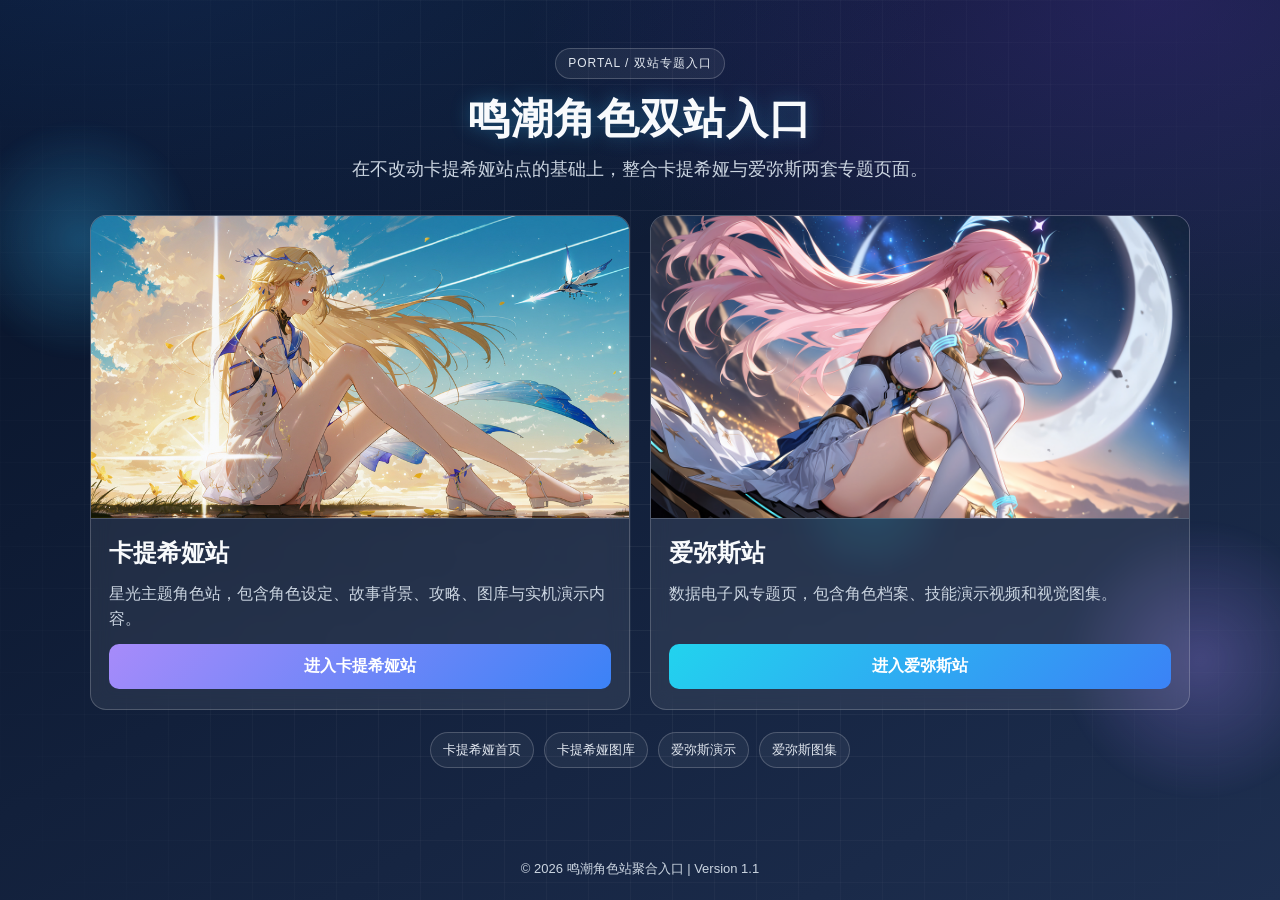
<file: portal.html>
<!DOCTYPE html>
<html lang="zh-CN">
<head>
  <meta charset="UTF-8">
  <meta name="viewport" content="width=device-width, initial-scale=1.0">
  <title>鸣潮双站入口 | 卡提希娅 & 爱弥斯</title>
  <link rel="icon" href="favicon/13.ico" type="image/x-icon">
  <style>
    :root {
      --bg-a: #061126;
      --bg-b: #1e2f50;
      --card: rgba(255, 255, 255, 0.08);
      --line: rgba(255, 255, 255, 0.2);
      --text: #f8fafc;
      --muted: #cbd5e1;
      --accent-a: #7dd3fc;
      --accent-b: #c4b5fd;
      --btn-a: #22d3ee;
      --btn-b: #3b82f6;
      --btn-c: #a78bfa;
    }
    * { box-sizing: border-box; margin: 0; padding: 0; }
    body {
      min-height: 100vh;
      font-family: "Microsoft YaHei", "PingFang SC", sans-serif;
      color: var(--text);
      background:
        radial-gradient(1200px 600px at 10% -10%, #2b5aa844, transparent 70%),
        radial-gradient(900px 500px at 90% 0%, #7c3aed30, transparent 70%),
        linear-gradient(150deg, var(--bg-a), var(--bg-b));
      display: flex;
      flex-direction: column;
      overflow-x: hidden;
    }
    body::before {
      content: "";
      position: fixed;
      inset: 0;
      pointer-events: none;
      background-image:
        linear-gradient(rgba(255,255,255,0.05) 1px, transparent 1px),
        linear-gradient(90deg, rgba(255,255,255,0.05) 1px, transparent 1px);
      background-size: 42px 42px;
      mask-image: radial-gradient(circle at center, #000 30%, transparent 100%);
      z-index: -2;
    }
    .orb {
      position: fixed;
      border-radius: 50%;
      filter: blur(6px);
      opacity: 0.45;
      z-index: -1;
      animation: float 9s ease-in-out infinite;
    }
    .orb.a {
      width: 240px;
      height: 240px;
      left: -40px;
      top: 120px;
      background: radial-gradient(circle, #38bdf8aa, transparent 70%);
    }
    .orb.b {
      width: 280px;
      height: 280px;
      right: -60px;
      bottom: 100px;
      background: radial-gradient(circle, #a78bfaaa, transparent 70%);
      animation-delay: -3s;
    }
    .orb.c {
      width: 180px;
      height: 180px;
      right: 25%;
      top: 45%;
      background: radial-gradient(circle, #22d3ee66, transparent 70%);
      animation-delay: -6s;
    }
    .wrap {
      width: min(1100px, 92%);
      margin: 48px auto 26px;
      flex: 1;
    }
    .hero {
      text-align: center;
      margin-bottom: 34px;
      opacity: 0;
      transform: translateY(12px);
      animation: rise 0.8s ease forwards;
    }
    .hero-badge {
      display: inline-block;
      margin-bottom: 12px;
      padding: 6px 12px;
      font-size: 12px;
      letter-spacing: 1px;
      color: #e2e8f0;
      border: 1px solid var(--line);
      border-radius: 999px;
      background: rgba(255, 255, 255, 0.06);
    }
    .hero h1 {
      font-size: clamp(28px, 4vw, 42px);
      margin-bottom: 10px;
      letter-spacing: 1px;
      text-shadow: 0 0 18px rgba(56, 189, 248, 0.35);
    }
    .hero p {
      color: var(--muted);
      font-size: clamp(14px, 2vw, 18px);
    }
    .grid {
      display: grid;
      grid-template-columns: repeat(2, minmax(0, 1fr));
      gap: 20px;
    }
    .card {
      background: var(--card);
      border: 1px solid var(--line);
      border-radius: 16px;
      backdrop-filter: blur(10px);
      overflow: hidden;
      display: flex;
      flex-direction: column;
      min-height: 420px;
      position: relative;
      opacity: 0;
      transform: translateY(20px);
      animation: rise 0.9s ease forwards;
      transition: transform 0.35s ease, box-shadow 0.35s ease, border-color 0.35s ease;
    }
    .card:nth-child(2) {
      animation-delay: 0.18s;
    }
    .card::after {
      content: "";
      position: absolute;
      inset: 0;
      background: linear-gradient(115deg, transparent 0%, rgba(255,255,255,0.16) 48%, transparent 58%);
      transform: translateX(-120%);
      transition: transform 0.7s ease;
      pointer-events: none;
    }
    .card:hover {
      transform: translateY(-6px);
      border-color: rgba(255,255,255,0.35);
      box-shadow: 0 20px 38px rgba(7, 16, 35, 0.45);
    }
    .card:hover::after {
      transform: translateX(120%);
    }
    .thumb {
      width: 100%;
      aspect-ratio: 16 / 9;
      object-fit: cover;
      border-bottom: 1px solid var(--line);
    }
    .content {
      padding: 18px 18px 20px;
      display: flex;
      flex-direction: column;
      gap: 12px;
      flex: 1;
    }
    .content h2 {
      font-size: 24px;
    }
    .content p {
      color: var(--muted);
      line-height: 1.6;
      flex: 1;
    }
    .btn {
      display: inline-block;
      text-align: center;
      text-decoration: none;
      color: #fff;
      border-radius: 10px;
      padding: 12px 14px;
      font-weight: 600;
      transition: transform 0.25s ease, opacity 0.25s ease, box-shadow 0.25s ease;
    }
    .btn:hover { transform: translateY(-2px); opacity: 0.97; box-shadow: 0 12px 20px rgba(11, 28, 63, 0.45); }
    .btn-carter { background: linear-gradient(135deg, var(--btn-c), var(--btn-b)); }
    .btn-aimisi { background: linear-gradient(135deg, var(--btn-a), var(--btn-b)); }
    .quick-links {
      display: flex;
      flex-wrap: wrap;
      justify-content: center;
      gap: 10px;
      margin-top: 22px;
      opacity: 0;
      transform: translateY(10px);
      animation: rise 0.8s ease forwards;
      animation-delay: 0.35s;
    }
    .chip {
      color: #e2e8f0;
      text-decoration: none;
      border: 1px solid var(--line);
      padding: 8px 12px;
      border-radius: 999px;
      font-size: 13px;
      background: rgba(255,255,255,0.05);
      transition: background 0.2s ease, border-color 0.2s ease;
    }
    .chip:hover {
      background: rgba(255,255,255,0.12);
      border-color: rgba(255,255,255,0.32);
    }
    footer {
      text-align: center;
      color: var(--muted);
      padding: 10px 16px 22px;
      font-size: 13px;
    }
    @keyframes rise {
      to { opacity: 1; transform: translateY(0); }
    }
    @keyframes float {
      0%, 100% { transform: translateY(0); }
      50% { transform: translateY(-14px); }
    }
    @media (max-width: 860px) {
      .grid { grid-template-columns: 1fr; }
      .wrap { margin-top: 28px; }
    }
  </style>
</head>
<body>
  <div class="orb a" aria-hidden="true"></div>
  <div class="orb b" aria-hidden="true"></div>
  <div class="orb c" aria-hidden="true"></div>

  <main class="wrap">
    <section class="hero">
      <span class="hero-badge">PORTAL / 双站专题入口</span>
      <h1>鸣潮角色双站入口</h1>
      <p>在不改动卡提希娅站点的基础上，整合卡提希娅与爱弥斯两套专题页面。</p>
    </section>

    <section class="grid" aria-label="站点入口列表">
      <article class="card">
        <img class="thumb" src="images/1.jpg" alt="卡提希娅站点缩略图">
        <div class="content">
          <h2>卡提希娅站</h2>
          <p>星光主题角色站，包含角色设定、故事背景、攻略、图库与实机演示内容。</p>
          <a class="btn btn-carter" href="index.html">进入卡提希娅站</a>
        </div>
      </article>

      <article class="card">
        <img class="thumb" src="images2/1.jpg" alt="爱弥斯站点缩略图">
        <div class="content">
          <h2>爱弥斯站</h2>
          <p>数据电子风专题页，包含角色档案、技能演示视频和视觉图集。</p>
          <a class="btn btn-aimisi" href="index2.html">进入爱弥斯站</a>
        </div>
      </article>
    </section>

    <section class="quick-links" aria-label="快速入口">
      <a class="chip" href="index.html#home">卡提希娅首页</a>
      <a class="chip" href="index.html#gallery">卡提希娅图库</a>
      <a class="chip" href="index2.html#video">爱弥斯演示</a>
      <a class="chip" href="index2.html#gallery">爱弥斯图集</a>
    </section>
  </main>

  <footer>
    <p>© 2026 鸣潮角色站聚合入口 | Version 1.1</p>
  </footer>
</body>
</html>
</file>
